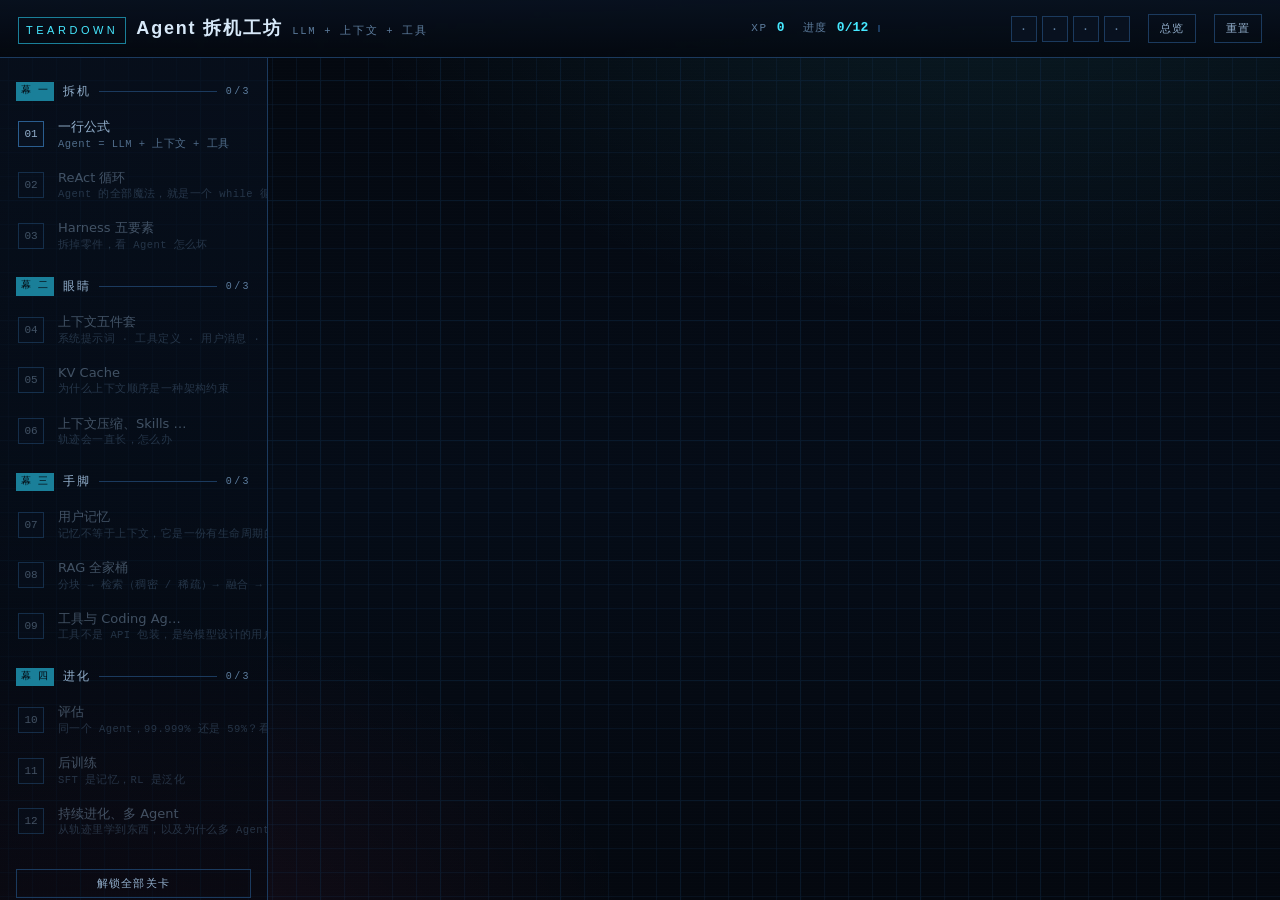
<file: index.html>
<!DOCTYPE html>
<html lang="zh-CN">
<head>
<meta charset="utf-8">
<meta name="viewport" content="width=device-width,initial-scale=1">
<title>Agent 拆机工坊 · 不读这本书，把它拆开看</title>
<link rel="canonical" href="agent-teardown/index.html">
<meta http-equiv="refresh" content="0; url=agent-teardown/index.html">
<meta name="description" content="把《深入理解 AI Agent》306 页拆成 12 关闯关应用 + 12 个交互模拟器 + 6 个离线实验。Agent = LLM + 上下文 + 工具。">
<style>
  :root{--ink:#050b14;--bg:#08111d;--line:#173049;--cyan:#4fd6e8;--amber:#f2b23c;--dim:#7d95ad}
  *{box-sizing:border-box}
  html,body{height:100%;margin:0}
  body{
    background:
      linear-gradient(rgba(79,214,232,.045) 1px,transparent 1px) 0 0/100% 28px,
      linear-gradient(90deg,rgba(79,214,232,.045) 1px,transparent 1px) 0 0/28px 100%,
      radial-gradient(120% 90% at 20% 0%,#0d1c2e 0%,var(--bg) 55%,var(--ink) 100%);
    color:#dbe7f2;
    font:16px/1.75 "Microsoft YaHei","PingFang SC","Hiragino Sans GB",system-ui,sans-serif;
    display:flex;align-items:center;justify-content:center;padding:24px;
  }
  .wrap{max-width:720px;width:100%;border:1px solid var(--line);background:rgba(9,20,34,.82);padding:40px 40px 34px;position:relative}
  .wrap::before{content:"";position:absolute;inset:0 auto auto 0;width:120px;height:3px;background:linear-gradient(90deg,var(--cyan),var(--amber))}
  .mark{font:600 12px/1 Bahnschrift,"Arial Narrow",sans-serif;letter-spacing:.32em;color:var(--cyan);text-transform:uppercase}
  h1{margin:14px 0 6px;font:800 clamp(30px,5.4vw,46px)/1.16 Bahnschrift,"Microsoft YaHei",sans-serif;letter-spacing:-.01em}
  h1 em{font-style:normal;color:var(--cyan)}
  .sub{margin:0 0 22px;color:var(--dim);font-size:15px}
  code{font-family:"Cascadia Mono",Consolas,monospace;background:rgba(79,214,232,.08);border:1px solid var(--line);padding:1px 7px;color:var(--cyan);font-size:14px}
  .go{display:inline-block;margin:6px 0 20px;padding:12px 26px;background:var(--cyan);color:#04121b;text-decoration:none;font-weight:700;letter-spacing:.06em;border:1px solid var(--cyan);transition:.15s}
  .go:hover{background:transparent;color:var(--cyan)}
  ul{margin:0;padding-left:20px;color:var(--dim);font-size:14.5px}
  li{margin:5px 0}
  a{color:var(--amber)}
  hr{border:0;border-top:1px solid var(--line);margin:24px 0 16px}
</style>
</head>
<body>
  <main class="wrap">
    <p class="mark">TEARDOWN BLUEPRINT</p>
    <h1>不读这本书，<em>把它拆开看</em>。</h1>
    <p class="sub">《深入理解 AI Agent》306 页 → <b>12 关闯关 · 44 张概念卡 · 12 个模拟器 · 36 道题 · 6 个离线实验</b>。全部离线运行，不需要 API key。</p>

    <a class="go" href="agent-teardown/index.html">进入闯关应用 →</a>

    <ul>
      <li><code>Agent = LLM + 上下文 + 工具</code> —— 全书基本是在展开这一行公式。</li>
      <li>这一页是<a href="https://github.com/carl90s/agent-teardown">仓库</a>的在线入口；没被自动跳转的话点上面的按钮。</li>
      <li>想跑 <code>labs/</code> 里的 6 个 Python 实验，把仓库 clone 下来，Windows 双击 <code>开始学习.cmd</code>。</li>
    </ul>

    <hr>
    <p class="sub" style="margin:0;font-size:13.5px">
      概念与实验编号引自李博杰《深入理解 AI Agent：设计原理与工程实践》，讲解、可视化与代码为 MIT 许可的教学重实现。
      仓库不含原书 PDF 或原文。<a href="https://github.com/carl90s/agent-teardown/blob/main/NOTICE.md">NOTICE</a>
    </p>
  </main>
</body>
</html>
</file>
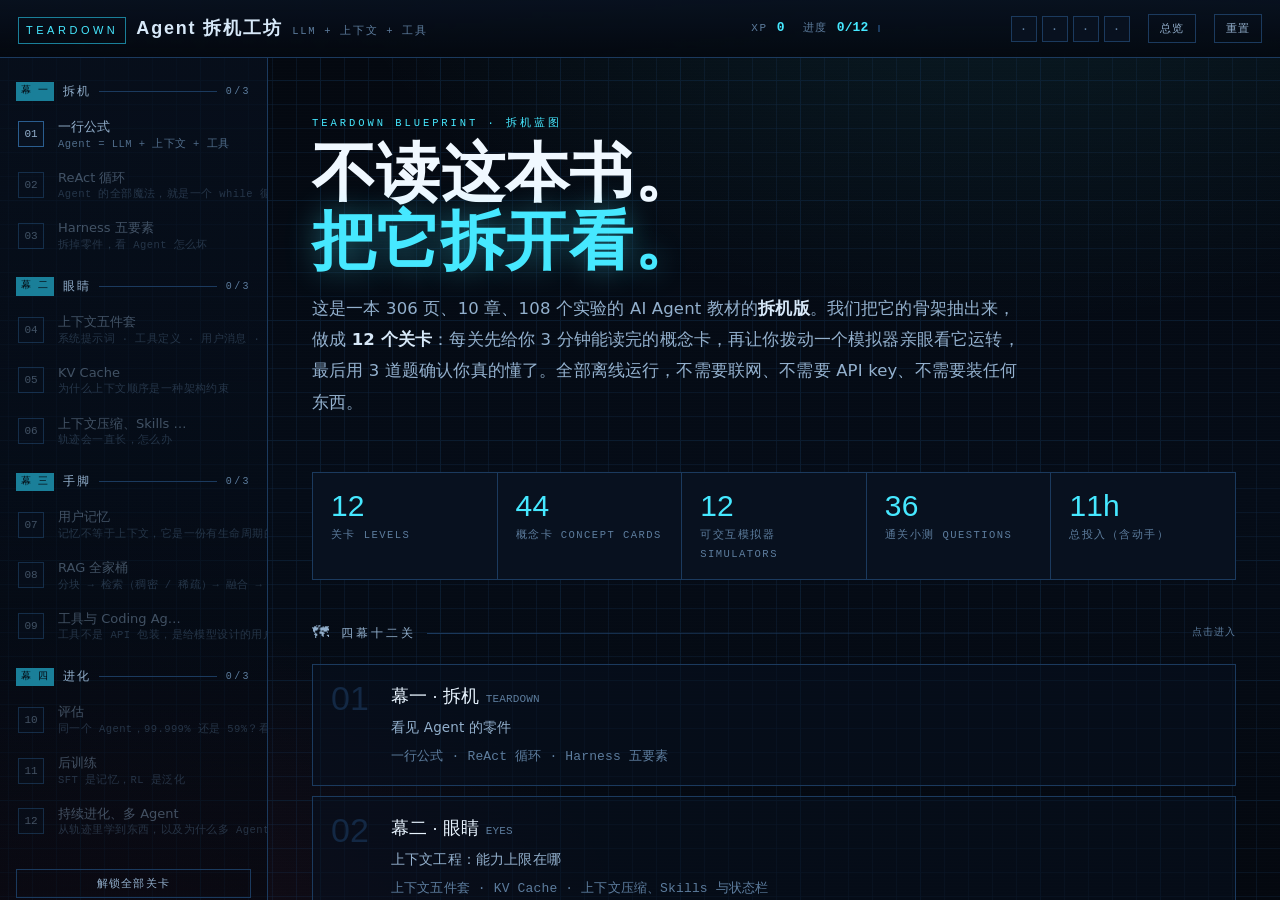
<file: agent-teardown/index.html>
<!DOCTYPE html>
<html lang="zh-CN">
<head>
<meta charset="utf-8">
<meta name="viewport" content="width=device-width,initial-scale=1">
<title>Agent 拆机工坊 · 四幕十二关</title>
<meta name="description" content="《深入理解 AI Agent》的离线交互式拆机版：12 关、44 张概念卡、12 个可拨动的模拟器、6 个零依赖 Python 实验。">
<link rel="stylesheet" href="styles.css">
</head>
<body>

<div id="bg"></div>

<!-- ============ HUD 顶栏 ============ -->
<header id="hud">
  <div class="brand">
    <span class="mark">TEARDOWN</span>
    <span class="name">Agent 拆机工坊</span>
    <span class="sub">LLM + 上下文 + 工具</span>
  </div>

  <div class="hud-spacer"></div>

  <div class="stat">
    <span class="k">XP</span><span class="v" id="xp">0</span>
  </div>

  <div class="stat xp-wrap">
    <span class="k">进度</span><span class="v" id="prog">0/12</span>
    <div class="xp-bar"><div class="xp-fill" id="xpfill"></div></div>
  </div>

  <div class="badges">
    <div class="badge" data-b="1" title="幕一 · 拆机">·</div>
    <div class="badge" data-b="2" title="幕二 · 眼睛">·</div>
    <div class="badge" data-b="3" title="幕三 · 手脚">·</div>
    <div class="badge" data-b="4" title="幕四 · 进化">·</div>
  </div>

  <button class="btn ghost" id="homebtn">总览</button>
  <button class="btn ghost" id="resetbtn">重置</button>
</header>

<!-- ============ 主体 ============ -->
<div id="shell">
  <nav id="rail"></nav>
  <main id="main">
    <div id="stage"></div>
  </main>
</div>

<div class="toast" id="toast"></div>

<!-- ============ 脚本（classic script，保证 file:// 可直接打开） ============ -->
<script src="content-a.js"></script>
<script src="content-b.js"></script>
<script src="sims.js"></script>
<script src="app.js"></script>
</body>
</html>
</file>
<file: agent-teardown/styles.css>
/* ==========================================================================
   Agent 拆机工坊 — 视觉系统
   美术方向：TEARDOWN BLUEPRINT（工程蓝图 / 拆机手册）
   深墨蓝底 + 蓝图网格 + 青色描线 + 琥珀警示 + 品红标记
   ========================================================================== */

:root{
  /* 底色 */
  --ink:      #04080f;
  --ink-2:    #08111f;
  --ink-3:    #0d1c30;
  --ink-4:    #132844;
  --grid:     #102a45;
  --line:     #1b3a5e;
  --line-hi:  #2a5d8f;

  /* 强调 */
  --cyan:     #46e8ff;
  --cyan-dk:  #1a7f99;
  --amber:    #ffb703;
  --magenta:  #ff4d8d;
  --green:    #3ddc84;
  --red:      #ff5f56;

  /* 文字 */
  --paper:    #d7e8f8;
  --paper-2:  #93b0cd;
  --paper-3:  #5d7d9e;

  /* 字体 —— 全部为 Windows 自带字体，零网络依赖 */
  --f-display: "Bahnschrift", "DIN Alternate", "Franklin Gothic Medium",
               "Microsoft YaHei", "PingFang SC", sans-serif;
  --f-body:    "Microsoft YaHei", "PingFang SC", "Hiragino Sans GB",
               "Source Han Sans SC", system-ui, sans-serif;
  --f-mono:    "Cascadia Mono", "Cascadia Code", Consolas, "SFMono-Regular",
               "Courier New", monospace;
  --f-hand:    "KaiTi", "STKaiti", "Kaiti SC", "FangSong", serif;

  --rail-w: 268px;
  --hud-h: 58px;
  --r: 3px;
}

*{ box-sizing:border-box; }

html,body{ height:100%; }

body{
  margin:0;
  background:var(--ink);
  color:var(--paper);
  font-family:var(--f-body);
  font-size:15px;
  line-height:1.75;
  letter-spacing:.01em;
  overflow:hidden;
  -webkit-font-smoothing:antialiased;
}

/* ---------- 背景：蓝图网格 + 氛围光 ---------- */
#bg{
  position:fixed; inset:0; z-index:0; pointer-events:none;
  background:
    radial-gradient(1100px 700px at 78% -12%, rgba(70,232,255,.10), transparent 62%),
    radial-gradient(900px 600px at 8% 108%, rgba(255,77,141,.07), transparent 60%),
    linear-gradient(180deg,#04080f 0%,#050c17 55%,#04080f 100%);
}
#bg::before{
  content:""; position:absolute; inset:-40px;
  background-image:
    linear-gradient(var(--grid) 1px, transparent 1px),
    linear-gradient(90deg, var(--grid) 1px, transparent 1px),
    linear-gradient(rgba(27,58,94,.45) 1px, transparent 1px),
    linear-gradient(90deg, rgba(27,58,94,.45) 1px, transparent 1px);
  background-size: 120px 120px, 120px 120px, 24px 24px, 24px 24px;
  opacity:.55;
  animation: drift 90s linear infinite;
}
#bg::after{ /* 扫描线 */
  content:""; position:absolute; inset:0;
  background:repeating-linear-gradient(180deg, rgba(255,255,255,.018) 0 1px, transparent 1px 3px);
  mix-blend-mode:overlay;
}
@keyframes drift{ to{ transform:translate(120px,120px); } }

/* ==========================================================================
   HUD 顶栏
   ========================================================================== */
#hud{
  position:relative; z-index:20;
  height:var(--hud-h);
  display:flex; align-items:center; gap:18px;
  padding:0 18px;
  border-bottom:1px solid var(--line);
  background:linear-gradient(180deg, rgba(8,17,31,.96), rgba(4,8,15,.88));
  backdrop-filter:blur(6px);
}
.brand{ display:flex; align-items:baseline; gap:10px; user-select:none; }
.brand .mark{
  font-family:var(--f-display); font-size:11px; letter-spacing:.32em;
  color:var(--cyan); border:1px solid var(--cyan-dk); padding:3px 7px;
  text-transform:uppercase;
}
.brand .name{
  font-family:var(--f-display); font-weight:600; font-size:18px;
  letter-spacing:.10em; color:var(--paper);
}
.brand .sub{ font-family:var(--f-mono); font-size:10.5px; color:var(--paper-3); letter-spacing:.16em; }

.hud-spacer{ flex:1; }

.stat{ display:flex; align-items:center; gap:9px; font-family:var(--f-mono); font-size:11px; }
.stat .k{ color:var(--paper-3); letter-spacing:.14em; }
.stat .v{ color:var(--cyan); font-weight:600; font-size:13px; }

.xp-wrap{ width:190px; }
.xp-bar{
  height:7px; background:var(--ink-3); border:1px solid var(--line);
  position:relative; overflow:hidden;
}
.xp-fill{
  height:100%; width:0%; transition:width .7s cubic-bezier(.2,.9,.2,1);
  background:linear-gradient(90deg,var(--cyan-dk),var(--cyan));
  box-shadow:0 0 12px rgba(70,232,255,.55);
}
.badges{ display:flex; gap:5px; }
.badge{
  width:26px; height:26px; display:grid; place-items:center;
  border:1px solid var(--line); color:var(--paper-3); font-size:14px;
  background:var(--ink-2); transition:.35s;
}
.badge.on{
  border-color:var(--amber); color:var(--amber);
  box-shadow:0 0 14px rgba(255,183,3,.35); background:rgba(255,183,3,.07);
  transform:translateY(-1px);
}

.btn{
  font-family:var(--f-mono); font-size:11px; letter-spacing:.1em;
  background:var(--ink-3); color:var(--paper-2);
  border:1px solid var(--line); padding:6px 11px; cursor:pointer;
  transition:.2s; text-transform:uppercase;
}
.btn:hover{ border-color:var(--cyan-dk); color:var(--cyan); background:var(--ink-4); }
.btn.ghost{ background:transparent; }

/* ==========================================================================
   主体布局
   ========================================================================== */
#shell{ position:relative; z-index:10; display:flex; height:calc(100vh - var(--hud-h)); }

/* ---------- 左侧关卡导轨 ---------- */
#rail{
  width:var(--rail-w); flex:0 0 var(--rail-w);
  border-right:1px solid var(--line);
  background:linear-gradient(180deg, rgba(8,17,31,.72), rgba(4,8,15,.5));
  overflow-y:auto; padding:14px 0 40px;
}
#rail::-webkit-scrollbar{ width:8px; }
#rail::-webkit-scrollbar-thumb{ background:var(--line); }

.act{ margin-bottom:6px; }
.act-head{
  display:flex; align-items:center; gap:9px; padding:9px 16px 7px;
  font-family:var(--f-display); font-size:11px; letter-spacing:.22em;
  color:var(--paper-3); text-transform:uppercase;
}
.act-head .num{
  font-family:var(--f-mono); font-size:9.5px; color:var(--ink);
  background:var(--cyan-dk); padding:1px 5px; letter-spacing:.08em;
}
.act.prog .num{ background:var(--cyan); color:var(--ink); }
.act-head .cn{ letter-spacing:.14em; color:var(--paper-2); font-size:12px; }
.act-head .bar{ flex:1; height:1px; background:var(--line); }

.node{
  display:grid; grid-template-columns:30px 1fr auto; align-items:center; gap:10px;
  width:100%; text-align:left; cursor:pointer;
  padding:9px 14px 9px 16px; border:0; border-left:2px solid transparent;
  background:transparent; color:var(--paper-2); font-family:inherit;
  transition:.18s; position:relative;
}
.node:hover{ background:rgba(70,232,255,.045); color:var(--paper); }
.node.cur{ background:rgba(70,232,255,.09); border-left-color:var(--cyan); color:var(--paper); }
.node.cur::after{
  content:""; position:absolute; right:0; top:0; bottom:0; width:1px;
  background:var(--cyan); box-shadow:0 0 10px var(--cyan);
}
.node.done .idx{ border-color:var(--green); color:var(--green); }
.node.locked{ opacity:.42; cursor:not-allowed; }
.node.locked:hover{ background:transparent; }
.node .idx{
  width:26px; height:26px; display:grid; place-items:center;
  border:1px solid var(--line-hi); font-family:var(--f-mono); font-size:11px;
  color:var(--paper-2); background:var(--ink-2);
}
.node.cur .idx{ border-color:var(--cyan); color:var(--cyan); box-shadow:0 0 12px rgba(70,232,255,.3); }
.node .tt{ font-size:13px; line-height:1.35; }
.node .tt small{
  display:block; font-size:10.5px; color:var(--paper-3); font-family:var(--f-mono); letter-spacing:.04em;
  white-space:nowrap; overflow:hidden; text-overflow:ellipsis;
  margin-top:1px; opacity:.85;
}
.node .tick{ font-size:12px; color:var(--green); }

/* ---------- 右侧内容区 ---------- */
#main{ flex:1; overflow-y:auto; scroll-behavior:smooth; }
#main::-webkit-scrollbar{ width:10px; }
#main::-webkit-scrollbar-thumb{ background:var(--line); border:2px solid var(--ink); }
#stage{ max-width:1040px; margin:0 auto; padding:34px 44px 120px; }

/* 入场动画 */
.stagger > *{ animation: rise .5s cubic-bezier(.2,.9,.2,1) both; }
.stagger > *:nth-child(1){ animation-delay:.02s }
.stagger > *:nth-child(2){ animation-delay:.06s }
.stagger > *:nth-child(3){ animation-delay:.10s }
.stagger > *:nth-child(4){ animation-delay:.14s }
.stagger > *:nth-child(5){ animation-delay:.18s }
.stagger > *:nth-child(6){ animation-delay:.22s }
.stagger > *:nth-child(7){ animation-delay:.26s }
.stagger > *:nth-child(8){ animation-delay:.30s }
.stagger > *:nth-child(9){ animation-delay:.34s }
.stagger > *:nth-child(10){ animation-delay:.38s }
@keyframes rise{ from{ opacity:0; transform:translateY(14px); } to{ opacity:1; transform:none; } }

/* ---------- 关卡头 ---------- */
.lv-head{ border-top:2px solid var(--cyan); padding-top:18px; margin-bottom:26px; position:relative; }
.lv-head::before{
  content:""; position:absolute; top:-2px; left:0; width:64px; height:2px;
  background:var(--amber); box-shadow:0 0 10px var(--amber);
}
.lv-eyebrow{
  font-family:var(--f-mono); font-size:10.5px; letter-spacing:.28em;
  color:var(--cyan); text-transform:uppercase; margin-bottom:8px;
}
.lv-title{
  font-family:var(--f-display); font-weight:700; font-size:34px; line-height:1.22;
  letter-spacing:.02em; margin:0 0 8px; color:#eaf5ff;
}
.lv-tag{ font-size:15px; color:var(--paper-2); margin:0 0 16px; }
.lv-meta{ display:flex; flex-wrap:wrap; gap:8px; }
.chip{
  font-family:var(--f-mono); font-size:10.5px; letter-spacing:.08em;
  border:1px solid var(--line); padding:3px 9px; color:var(--paper-3);
  background:var(--ink-2);
}
.chip.amber{ border-color:rgba(255,183,3,.45); color:var(--amber); }
.chip.cyan{ border-color:rgba(70,232,255,.4); color:var(--cyan); }

/* ---------- 小节标题 ---------- */
.sec{
  display:flex; align-items:center; gap:12px;
  margin:38px 0 16px; font-family:var(--f-display);
  font-size:12px; letter-spacing:.24em; text-transform:uppercase; color:var(--paper-2);
}
.sec .ico{ font-size:17px; letter-spacing:0; }
.sec .rule{ flex:1; height:1px; background:linear-gradient(90deg,var(--line),transparent); }
.sec .cnt{ font-family:var(--f-mono); font-size:10px; color:var(--paper-3); letter-spacing:.1em; }

/* ---------- 概念卡 ---------- */
.card{
  position:relative; background:linear-gradient(180deg, rgba(13,28,48,.72), rgba(8,17,31,.72));
  border:1px solid var(--line); padding:20px 22px 20px; margin-bottom:14px;
  transition:.25s;
}
.card::before,.card::after{
  content:""; position:absolute; width:9px; height:9px; pointer-events:none;
  border-color:var(--cyan-dk); border-style:solid;
}
.card::before{ top:-1px; left:-1px; border-width:1px 0 0 1px; }
.card::after{ bottom:-1px; right:-1px; border-width:0 1px 1px 0; }
.card:hover{ border-color:var(--line-hi); background:linear-gradient(180deg, rgba(19,40,68,.7), rgba(8,17,31,.75)); }
.card.open{ border-color:var(--line-hi); }

.card-head{ display:flex; align-items:flex-start; gap:12px; cursor:pointer; user-select:none; }
.card-tag{
  flex:0 0 auto; font-family:var(--f-mono); font-size:9.5px; letter-spacing:.14em;
  color:var(--ink); background:var(--cyan); padding:2px 7px; margin-top:5px;
  text-transform:uppercase; white-space:nowrap;
}
.card-tag.a{ background:var(--amber); }
.card-tag.m{ background:var(--magenta); color:#fff; }
.card-tag.g{ background:var(--green); }
.card-t{ flex:1; font-family:var(--f-display); font-size:19px; font-weight:600; color:#e8f4ff; line-height:1.4; }
.card-toggle{ font-family:var(--f-mono); font-size:16px; color:var(--paper-3); transition:.25s; padding-top:2px; }
.card.open .card-toggle{ transform:rotate(45deg); color:var(--cyan); }

.card-body{ display:none; margin-top:16px; }
.card.open .card-body{ display:block; animation:rise .3s ease both; }

.card-body p{ margin:0 0 12px; color:var(--paper); }
.card-body p:last-child{ margin-bottom:0; }
.card-body strong{ color:#fff; }
.card-body em{ color:var(--amber); font-style:normal; }
.card-body code{
  font-family:var(--f-mono); font-size:12.5px; background:rgba(70,232,255,.09);
  border:1px solid rgba(70,232,255,.18); padding:1px 5px; color:#9beeff;
}

.block{
  border-left:2px solid var(--line-hi); padding:10px 0 10px 14px; margin:14px 0;
  background:linear-gradient(90deg, rgba(27,58,94,.18), transparent);
}
.block .lbl{
  font-family:var(--f-mono); font-size:10px; letter-spacing:.18em; text-transform:uppercase;
  color:var(--paper-3); display:block; margin-bottom:4px;
}
.block.analogy{ border-left-color:var(--amber); }
.block.analogy .lbl{ color:var(--amber); }
.block.analogy .txt{ font-family:var(--f-hand); font-size:17px; line-height:1.85; color:#ffe0a3; }
.block.pitfall{ border-left-color:var(--magenta); }
.block.pitfall .lbl{ color:var(--magenta); }
.block.pitfall .txt{ color:#ffc4da; }
.block.code{ border-left-color:var(--cyan); background:rgba(4,8,15,.75); }
.block.code .lbl{ color:var(--cyan); }

pre{
  font-family:var(--f-mono); font-size:12.5px; line-height:1.72;
  background:rgba(2,5,10,.9); border:1px solid var(--line);
  padding:14px 16px; overflow-x:auto; margin:12px 0; color:#bfe4f5;
}
pre .c{ color:var(--paper-3); }
pre .k{ color:var(--magenta); }
pre .s{ color:var(--green); }
pre .n{ color:var(--amber); }

table{ width:100%; border-collapse:collapse; margin:14px 0; font-size:13.5px; }
th,td{ border:1px solid var(--line); padding:8px 11px; text-align:left; vertical-align:top; }
th{
  background:rgba(27,58,94,.35); font-family:var(--f-mono); font-size:11px;
  letter-spacing:.1em; color:var(--cyan); text-transform:uppercase; font-weight:600;
}
td{ color:var(--paper-2); }
td strong,td b{ color:var(--paper); }
tr:hover td{ background:rgba(70,232,255,.03); }

ul.tight{ margin:10px 0; padding-left:20px; }
ul.tight li{ margin-bottom:6px; color:var(--paper-2); }
ul.tight li strong{ color:var(--paper); }

/* ---------- 模拟器面板 ---------- */
.sim{
  border:1px solid var(--line-hi); background:rgba(4,10,20,.72);
  margin:0 0 14px; position:relative;
}
.sim-top{
  display:flex; align-items:center; gap:10px; padding:9px 14px;
  border-bottom:1px solid var(--line); background:rgba(19,40,68,.5);
}
.sim-top .dot{ width:8px; height:8px; border-radius:50%; background:var(--green); box-shadow:0 0 8px var(--green); }
.sim-top .nm{ font-family:var(--f-mono); font-size:11px; letter-spacing:.16em; color:var(--cyan); text-transform:uppercase; }
.sim-top .hint{ margin-left:auto; font-family:var(--f-mono); font-size:10px; color:var(--paper-3); }
.sim-body{ padding:18px; }

.ctrl{ display:flex; flex-wrap:wrap; gap:10px 18px; align-items:center; margin-bottom:14px; }
.ctrl label{ font-family:var(--f-mono); font-size:11px; color:var(--paper-2); display:flex; align-items:center; gap:7px; cursor:pointer; letter-spacing:.04em; }
.ctrl input[type=range]{ width:150px; accent-color:var(--cyan); }
.ctrl input[type=checkbox]{ accent-color:var(--cyan); width:14px; height:14px; }
.ctrl input[type=text],.ctrl textarea,.ctrl select{
  font-family:var(--f-mono); font-size:12px; background:var(--ink-2); color:var(--paper);
  border:1px solid var(--line); padding:6px 9px;
}
.ctrl textarea{ width:100%; min-height:62px; resize:vertical; line-height:1.6; }

.readout{ display:grid; grid-template-columns:repeat(auto-fit,minmax(118px,1fr)); gap:1px; background:var(--line); border:1px solid var(--line); margin:14px 0; }
.readout .cell{ background:var(--ink-2); padding:10px 12px; }
.readout .k{ font-family:var(--f-mono); font-size:10px; letter-spacing:.14em; color:var(--paper-3); text-transform:uppercase; }
.readout .v{ font-family:var(--f-mono); font-size:20px; color:var(--cyan); line-height:1.35; }
.readout .v.warn{ color:var(--amber); }
.readout .v.bad{ color:var(--red); }
.readout .v.ok{ color:var(--green); }

.log{ font-family:var(--f-mono); font-size:12px; line-height:1.8; background:rgba(2,5,10,.85); border:1px solid var(--line); padding:12px 14px; max-height:320px; overflow-y:auto; }
.log .row{ display:flex; gap:10px; padding:2px 0; animation:rise .25s ease both; }
.log .row .i{ flex:0 0 42px; color:var(--paper-3); }
.log .row .t{ flex:1; }
.log .row.think .t{ color:var(--amber); }
.log .row.act .t{ color:var(--cyan); }
.log .row.obs .t{ color:var(--green); }
.log .row.err .t{ color:var(--red); }
.log .row.fin .t{ color:#fff; font-weight:600; }
.log .row.sys .t{ color:var(--paper-3); font-style:italic; }

.bar-row{ display:flex; align-items:center; gap:10px; margin:7px 0; font-family:var(--f-mono); font-size:11.5px; }
.bar-row .lb{ flex:0 0 130px; color:var(--paper-2); }
.bar-row .bar{ flex:1; height:14px; background:var(--ink-3); border:1px solid var(--line); position:relative; overflow:hidden; }
.bar-row .bar i{ display:block; height:100%; transition:width .6s cubic-bezier(.2,.9,.2,1); }
.bar-row .vl{ flex:0 0 82px; text-align:right; color:var(--cyan); }

/* ---------- 测验 ---------- */
.quiz{ border:1px solid var(--line); background:rgba(8,17,31,.6); padding:18px 20px; margin-bottom:12px; }
.quiz .qn{ font-family:var(--f-mono); font-size:10px; letter-spacing:.18em; color:var(--cyan); margin-bottom:7px; }
.quiz .q{ font-size:15.5px; color:#e8f4ff; margin-bottom:13px; line-height:1.7; }
.opt{
  display:flex; gap:11px; align-items:flex-start; width:100%; text-align:left;
  background:var(--ink-2); border:1px solid var(--line); color:var(--paper-2);
  padding:10px 13px; margin-bottom:7px; cursor:pointer; font-family:inherit;
  font-size:14px; line-height:1.65; transition:.18s;
}
.opt:hover:not(.dead){ border-color:var(--cyan-dk); color:var(--paper); transform:translateX(3px); }
.opt .kk{
  flex:0 0 20px; height:20px; display:grid; place-items:center; margin-top:2px;
  font-family:var(--f-mono); font-size:10.5px; border:1px solid var(--line-hi); color:var(--paper-3);
}
.opt.right{ border-color:var(--green); color:#c6ffe0; background:rgba(61,220,132,.09); }
.opt.right .kk{ border-color:var(--green); color:var(--green); }
.opt.wrong{ border-color:var(--red); color:#ffd2cf; background:rgba(255,95,86,.09); }
.opt.wrong .kk{ border-color:var(--red); color:var(--red); }
.opt.dead{ cursor:default; }
.explain{
  display:none; margin-top:12px; padding:12px 14px; font-size:13.5px;
  border-left:2px solid var(--cyan); background:rgba(70,232,255,.05); color:var(--paper-2);
}
.explain.show{ display:block; animation:rise .3s ease both; }
.explain b{ color:var(--cyan); }

/* ---------- 实验卡 ---------- */
.lab{
  display:flex; gap:14px; align-items:flex-start;
  border:1px solid var(--line); border-left:2px solid var(--magenta);
  background:rgba(8,17,31,.6); padding:14px 16px; margin-bottom:10px;
}
.lab .ic{ font-size:22px; line-height:1; }
.lab .bd{ flex:1; }
.lab .fn{ font-family:var(--f-mono); font-size:12px; color:var(--magenta); margin-bottom:4px; }
.lab .ds{ font-size:13.5px; color:var(--paper-2); }
.lab .ds b{ color:var(--paper); }

/* ---------- 带走 ---------- */
.take{
  border:1px solid rgba(255,183,3,.4); background:rgba(255,183,3,.05);
  padding:18px 22px; margin:30px 0 0; position:relative;
}
.take .lbl{ font-family:var(--f-mono); font-size:10px; letter-spacing:.24em; color:var(--amber); text-transform:uppercase; margin-bottom:8px; }
.take .tx{ font-family:var(--f-hand); font-size:20px; line-height:1.8; color:#ffe8b8; }

.nextbar{ display:flex; justify-content:space-between; align-items:center; gap:14px; margin-top:30px; padding-top:20px; border-top:1px solid var(--line); }

/* ---------- 首页 ---------- */
.hero{ padding:22px 0 10px; }
.hero .big{
  font-family:var(--f-display); font-size:clamp(38px,5.4vw,64px); font-weight:700;
  line-height:1.06; letter-spacing:.005em; margin:0 0 16px; color:#f0f8ff;
}
.hero .big span{ color:var(--cyan); text-shadow:0 0 30px rgba(70,232,255,.4); }
.hero .lede{ font-size:16.5px; color:var(--paper-2); max-width:720px; line-height:1.9; }
.hero .lede b{ color:var(--paper); }
.tiles{ display:grid; grid-template-columns:repeat(auto-fit,minmax(180px,1fr)); gap:1px; background:var(--line); border:1px solid var(--line); margin:28px 0; }
.tile{ background:var(--ink-2); padding:16px 18px; }
.tile .n{ font-family:var(--f-display); font-size:30px; color:var(--cyan); line-height:1.1; }
.tile .l{ font-family:var(--f-mono); font-size:10.5px; letter-spacing:.14em; color:var(--paper-3); text-transform:uppercase; margin-top:4px; }

.actcard{
  border:1px solid var(--line); background:rgba(8,17,31,.55); padding:16px 18px; margin-bottom:10px;
  display:grid; grid-template-columns:44px 1fr; gap:16px; align-items:start; transition:.2s; cursor:pointer;
}
.actcard:hover{ border-color:var(--line-hi); background:rgba(19,40,68,.45); transform:translateX(4px); }
.actcard .no{ font-family:var(--f-display); font-size:34px; color:var(--ink-4); line-height:1; }
.actcard:hover .no{ color:var(--cyan-dk); }
.actcard .tt{ font-family:var(--f-display); font-size:18px; color:#e8f4ff; margin-bottom:3px; }
.actcard .ll{ font-size:13px; color:var(--paper-3); font-family:var(--f-mono); }

.note{ font-size:13px; color:var(--paper-3); border-top:1px dashed var(--line); padding-top:12px; margin-top:22px; line-height:1.85; }
.note b{ color:var(--paper-2); }

/* ---------- 通用 ---------- */
.hl{ color:var(--cyan); }
.hl-a{ color:var(--amber); }
.hl-m{ color:var(--magenta); }
.hl-g{ color:var(--green); }
.mono{ font-family:var(--f-mono); }
.small{ font-size:12.5px; color:var(--paper-3); }

.toast{
  position:fixed; left:50%; bottom:34px; transform:translate(-50%,20px);
  z-index:100; opacity:0; pointer-events:none; transition:.35s;
  background:var(--ink-3); border:1px solid var(--cyan-dk); color:var(--cyan);
  font-family:var(--f-mono); font-size:12.5px; letter-spacing:.08em; padding:10px 20px;
  box-shadow:0 0 30px rgba(70,232,255,.25);
}
.toast.on{ opacity:1; transform:translate(-50%,0); }

::-webkit-scrollbar{ width:10px; height:10px; }
::-webkit-scrollbar-track{ background:transparent; }
::-webkit-scrollbar-thumb{ background:var(--line); }
::-webkit-scrollbar-thumb:hover{ background:var(--line-hi); }

@media (max-width:1080px){
  :root{ --rail-w:210px; }
  #stage{ padding:26px 24px 100px; }
  .lv-title{ font-size:27px; }
}
@media (max-width:760px){
  #rail{ display:none; }
  .brand .sub{ display:none; }
}

/* 尊重系统的「减少动态效果」设置：关掉入场与背景动画，内容直接可见 */
@media (prefers-reduced-motion: reduce){
  .stagger > *{ animation:none !important; }
  #bg::before{ animation:none !important; }
  .card.open .card-body,
  .explain.show,
  .log .row{ animation:none !important; }
  *{ scroll-behavior:auto !important; }
}
</file>
